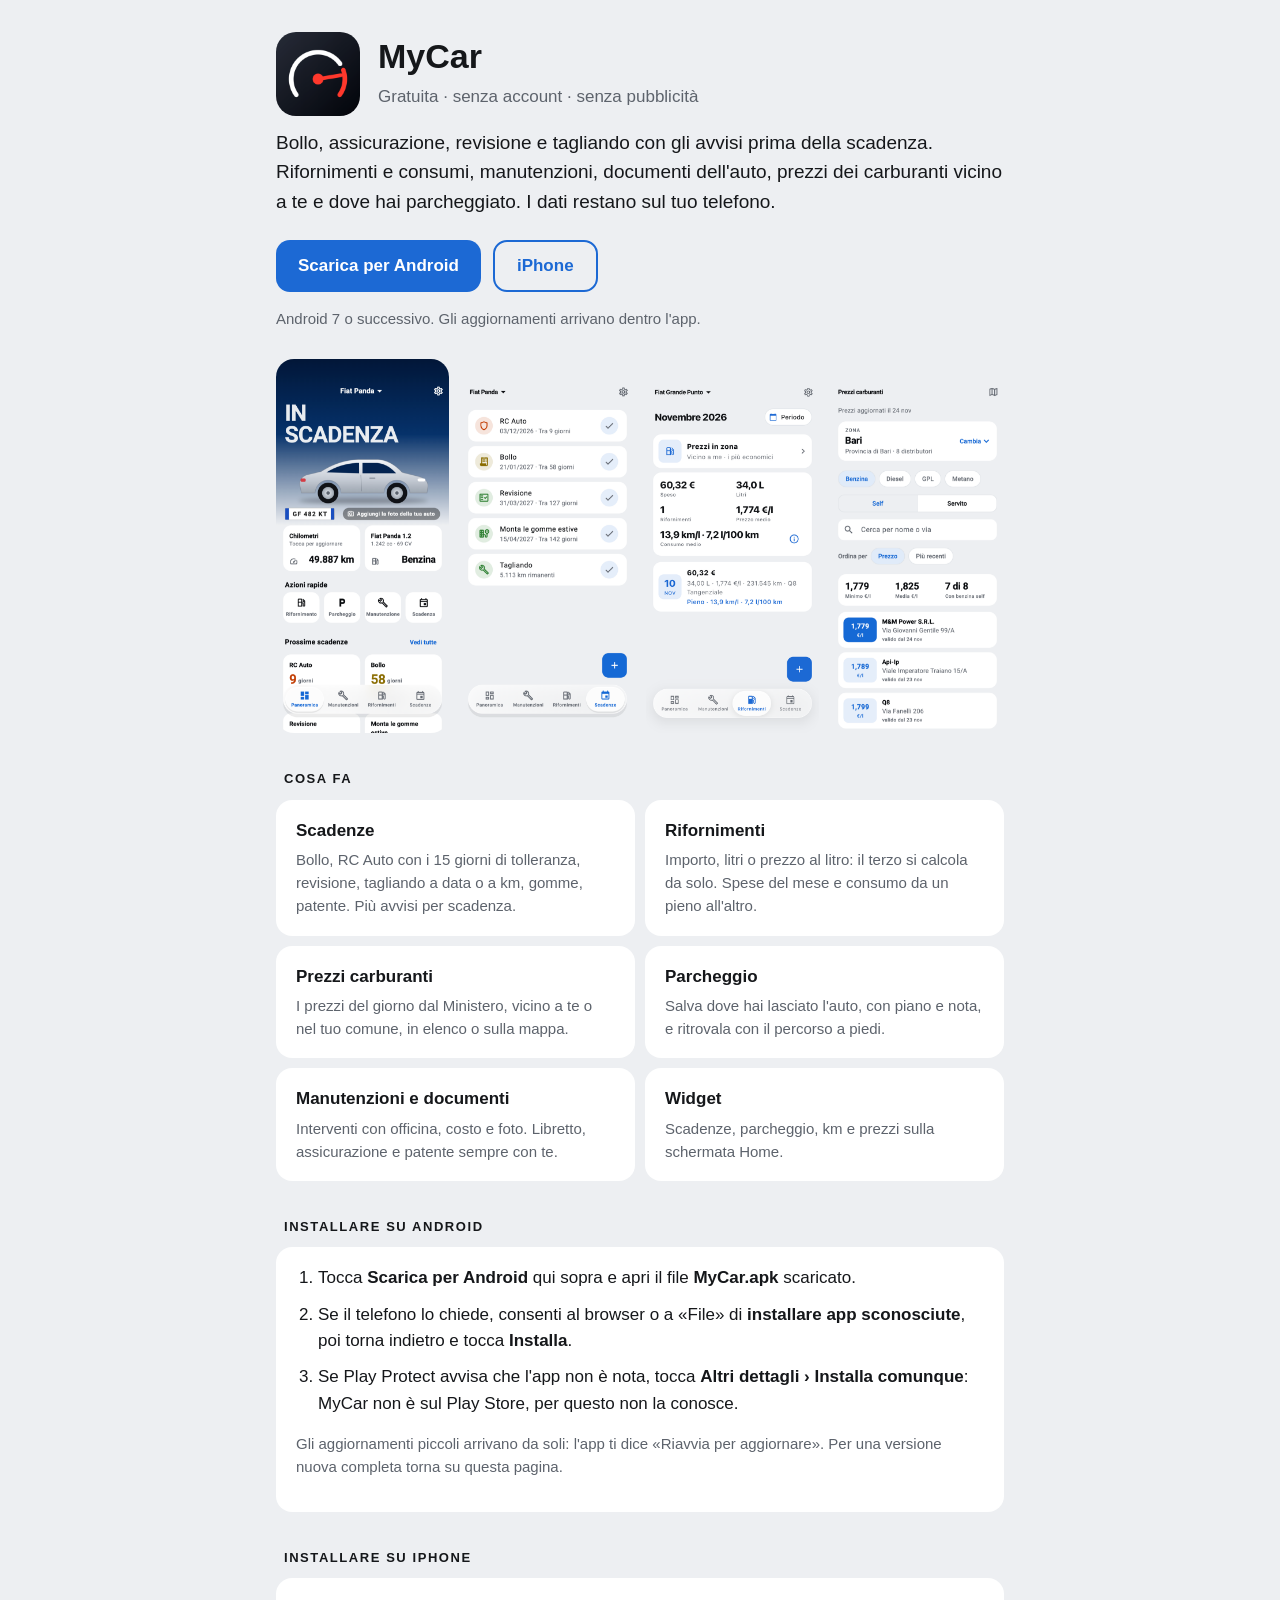
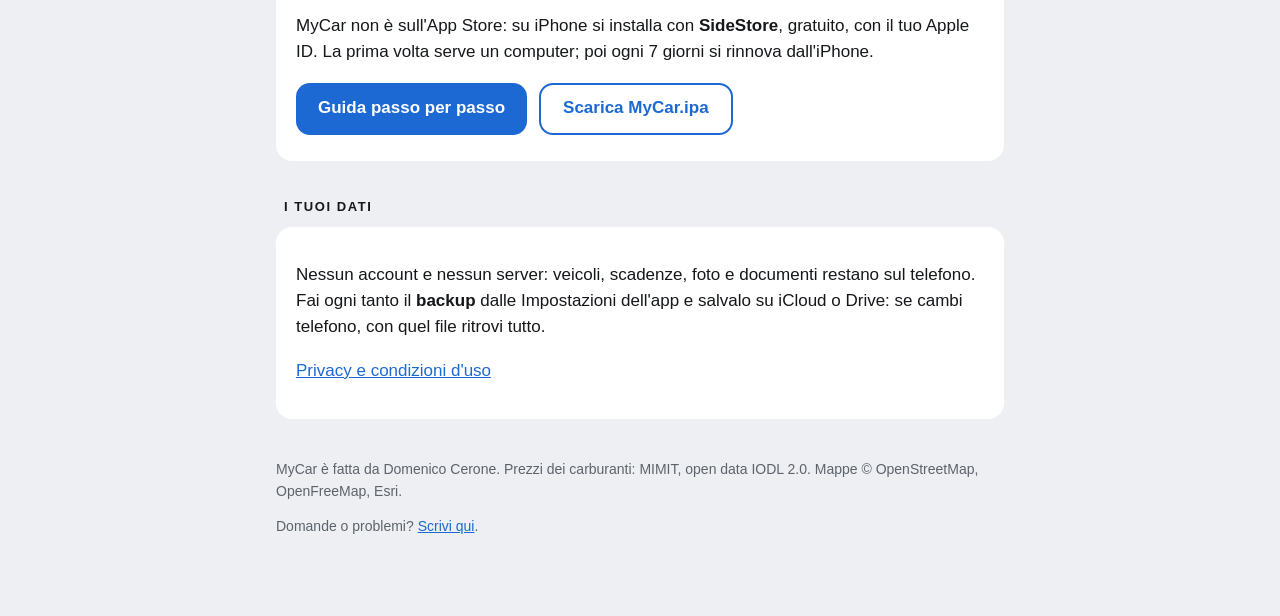
<file: index.html>
<!doctype html>
<html lang="it">
<head>
<meta charset="utf-8">
<meta name="viewport" content="width=device-width, initial-scale=1, viewport-fit=cover">
<title>MyCar</title>
<meta name="description" content="Scadenze, rifornimenti, manutenzioni e parcheggio della tua auto in un'app gratuita, senza account e senza pubblicità.">
<link rel="icon" href="icon.png">
<link rel="stylesheet" href="style.css">
</head>
<body>
<main class="wrap">
<div class="hero">
  <img src="icon.png" alt="">
  <div>
    <h1>MyCar</h1>
    <p class="muted">Gratuita · senza account · senza pubblicità</p>
  </div>
</div>
<p class="lead">Bollo, assicurazione, revisione e tagliando con gli avvisi prima della scadenza. Rifornimenti e consumi, manutenzioni, documenti dell'auto, prezzi dei carburanti vicino a te e dove hai parcheggiato. I dati restano sul tuo telefono.</p>

<div class="buttons">
  <a class="button" id="get-android" href="https://github.com/DomenicoCerone99/mycar-app/releases/latest/download/MyCar.apk">Scarica per Android</a>
  <a class="button outline" id="get-iphone" href="iphone.html">iPhone</a>
</div>
<p class="note" id="get-note">Android 7 o successivo. Gli aggiornamenti arrivano dentro l'app.</p>
<script>
  // From an iPhone or iPad: the iPhone way first, the APK second.
  (function () {
    var ua = navigator.userAgent;
    var ios = /iPhone|iPad|iPod/.test(ua) ||
      (/Macintosh/.test(ua) && navigator.maxTouchPoints > 1);
    if (!ios) return;
    var android = document.getElementById('get-android');
    var iphone = document.getElementById('get-iphone');
    iphone.textContent = 'Installa su iPhone';
    iphone.className = 'button';
    android.textContent = 'Android';
    android.className = 'button outline';
    iphone.parentNode.insertBefore(iphone, android);
    document.getElementById('get-note').textContent =
      "Su iPhone si installa con SideStore: il tasto apre la guida passo per passo.";
  })();
</script>

<div class="shots">
  <img src="shots/panoramica.png" alt="Panoramica dell'auto con km, scadenze e azioni rapide" width="600" height="1300">
  <img src="shots/scadenze.png" alt="Elenco delle scadenze con i giorni che mancano" width="600" height="1300">
  <img src="shots/rifornimenti.png" alt="Rifornimenti del mese con spesa, litri, prezzo medio e consumo" width="600" height="1300">
  <img src="shots/prezzi.png" alt="Distributori vicini con i prezzi del giorno" width="600" height="1300">
</div>

<h2>Cosa fa</h2>
<div class="features">
  <section class="card"><h3>Scadenze</h3><p>Bollo, RC Auto con i 15 giorni di tolleranza, revisione, tagliando a data o a km, gomme, patente. Più avvisi per scadenza.</p></section>
  <section class="card"><h3>Rifornimenti</h3><p>Importo, litri o prezzo al litro: il terzo si calcola da solo. Spese del mese e consumo da un pieno all'altro.</p></section>
  <section class="card"><h3>Prezzi carburanti</h3><p>I prezzi del giorno dal Ministero, vicino a te o nel tuo comune, in elenco o sulla mappa.</p></section>
  <section class="card"><h3>Parcheggio</h3><p>Salva dove hai lasciato l'auto, con piano e nota, e ritrovala con il percorso a piedi.</p></section>
  <section class="card"><h3>Manutenzioni e documenti</h3><p>Interventi con officina, costo e foto. Libretto, assicurazione e patente sempre con te.</p></section>
  <section class="card"><h3>Widget</h3><p>Scadenze, parcheggio, km e prezzi sulla schermata Home.</p></section>
</div>

<h2>Installare su Android</h2>
<section class="card">
<ol>
  <li>Tocca <strong>Scarica per Android</strong> qui sopra e apri il file <strong>MyCar.apk</strong> scaricato.</li>
  <li>Se il telefono lo chiede, consenti al browser o a «File» di <strong>installare app sconosciute</strong>, poi torna indietro e tocca <strong>Installa</strong>.</li>
  <li>Se Play Protect avvisa che l'app non è nota, tocca <strong>Altri dettagli › Installa comunque</strong>: MyCar non è sul Play Store, per questo non la conosce.</li>
</ol>
<p class="note">Gli aggiornamenti piccoli arrivano da soli: l'app ti dice «Riavvia per aggiornare». Per una versione nuova completa torna su questa pagina.</p>
</section>

<h2 id="iphone">Installare su iPhone</h2>
<section class="card">
<p>MyCar non è sull'App Store: su iPhone si installa con <strong>SideStore</strong>, gratuito, con il tuo Apple ID. La prima volta serve un computer; poi ogni 7 giorni si rinnova dall'iPhone.</p>
<div class="buttons">
  <a class="button" href="iphone.html">Guida passo per passo</a>
  <a class="button outline" href="https://github.com/DomenicoCerone99/mycar-app/releases/latest/download/MyCar.ipa">Scarica MyCar.ipa</a>
</div>
</section>

<h2>I tuoi dati</h2>
<section class="card">
<p>Nessun account e nessun server: veicoli, scadenze, foto e documenti restano sul telefono. Fai ogni tanto il <strong>backup</strong> dalle Impostazioni dell'app e salvalo su iCloud o Drive: se cambi telefono, con quel file ritrovi tutto.</p>
<p><a href="privacy.html">Privacy e condizioni d'uso</a></p>
</section>

<footer>
  <p>MyCar è fatta da Domenico Cerone. Prezzi dei carburanti: MIMIT, open data IODL 2.0. Mappe © OpenStreetMap, OpenFreeMap, Esri.</p>
  <p>Domande o problemi? <a href="https://github.com/DomenicoCerone99/mycar-app/issues">Scrivi qui</a>.</p>
</footer>
</main>
</body>
</html>
</file>
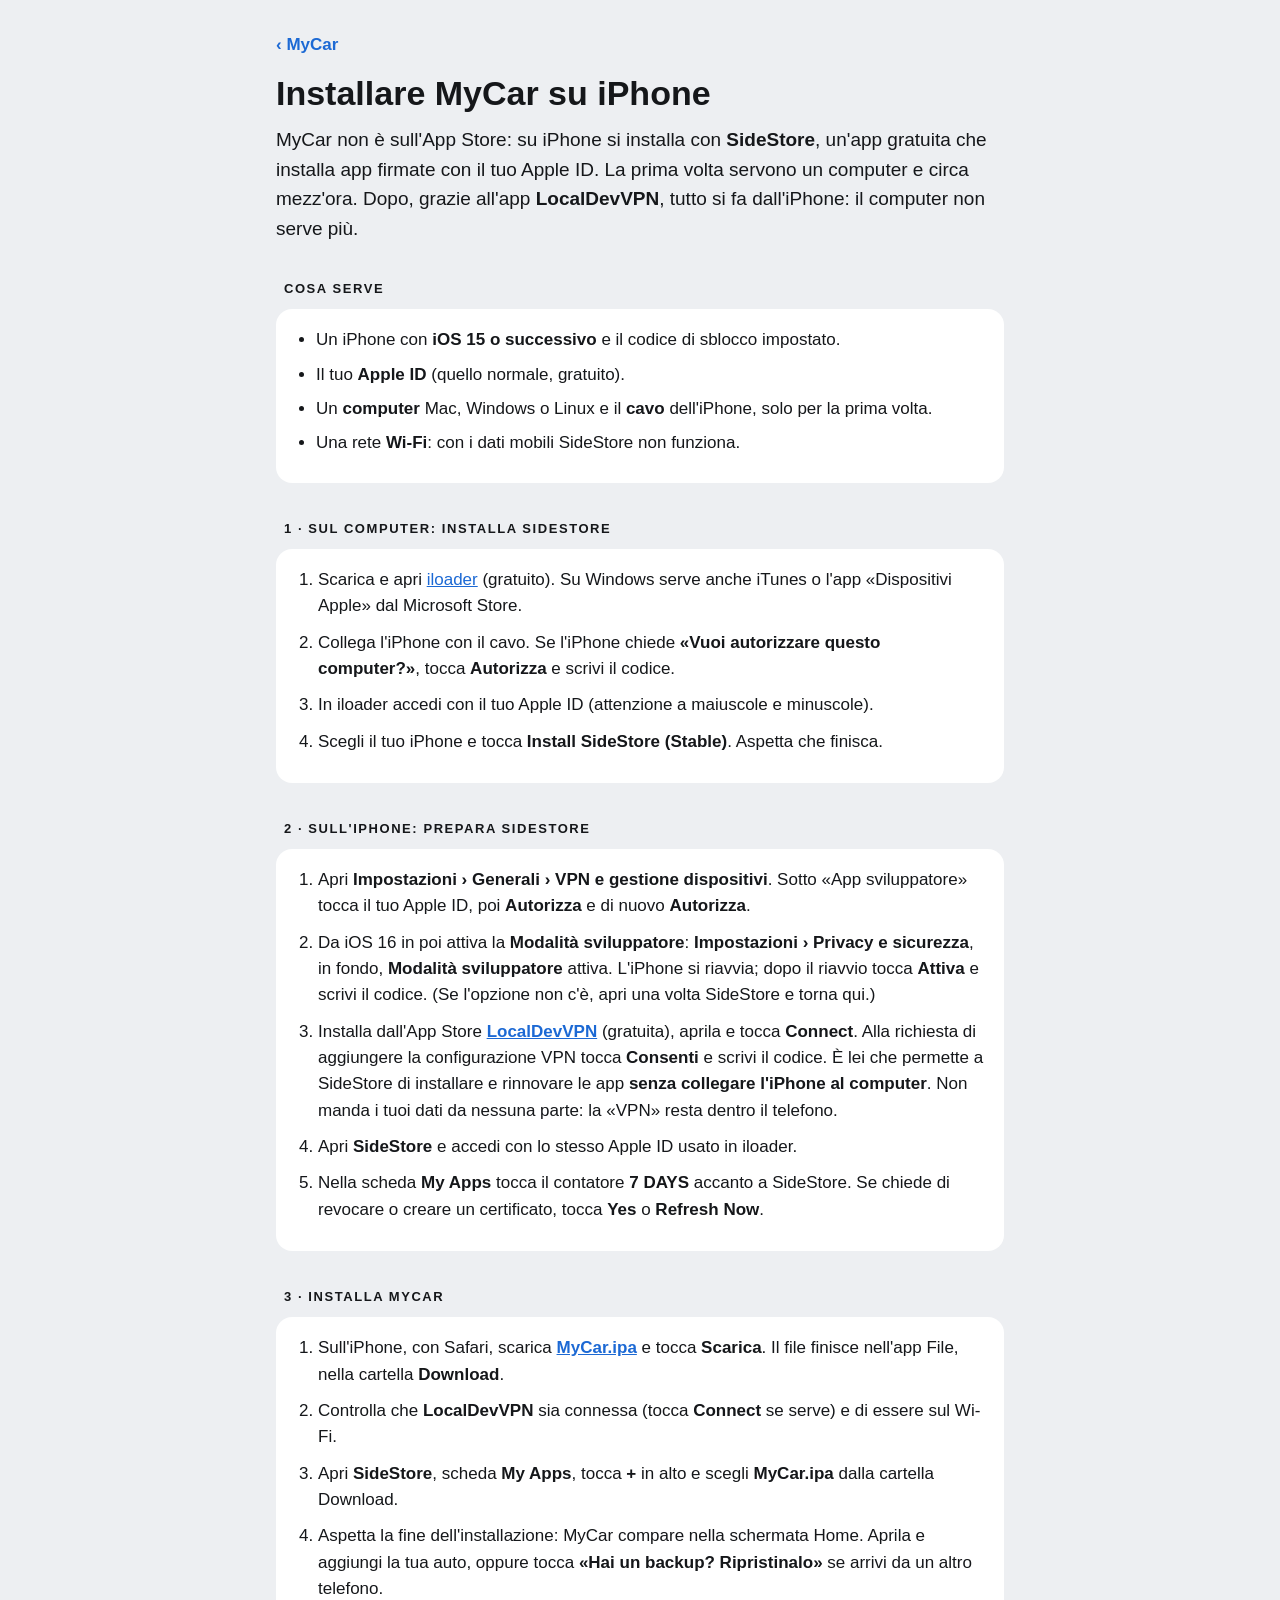
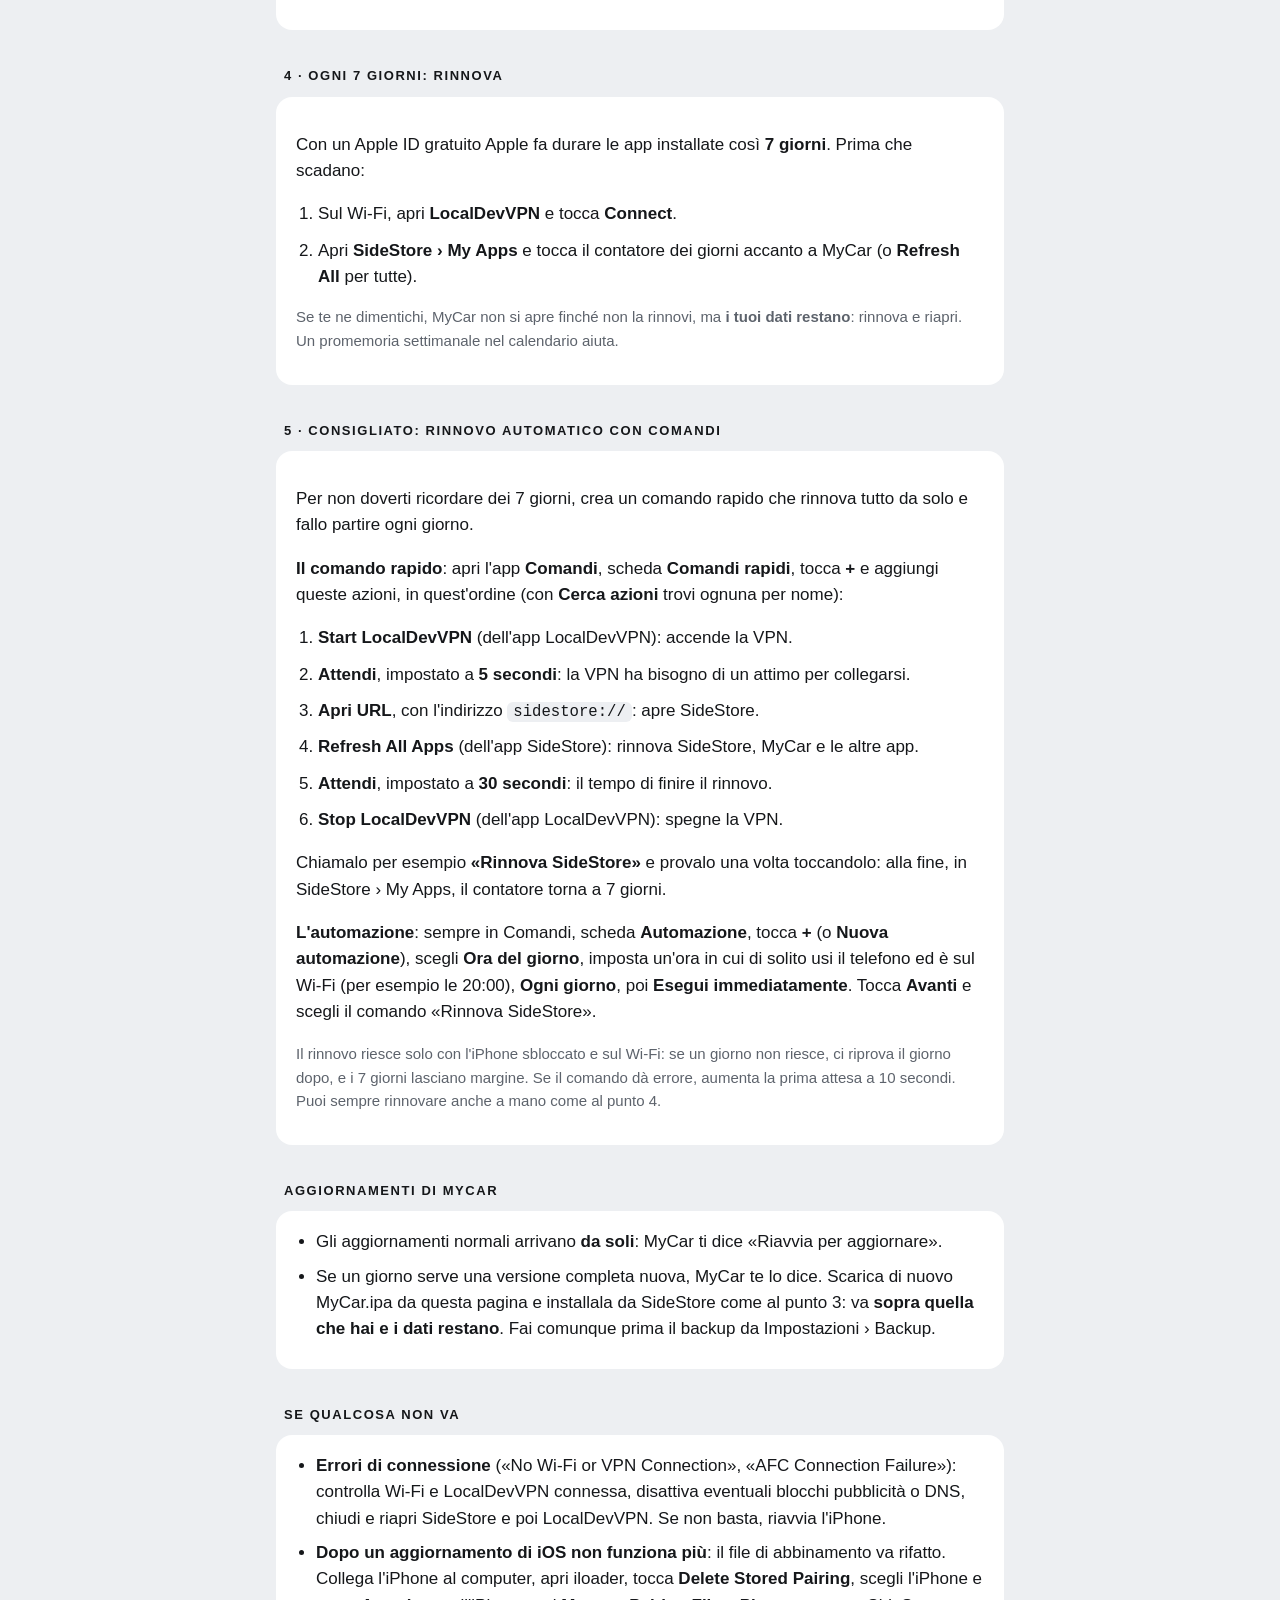
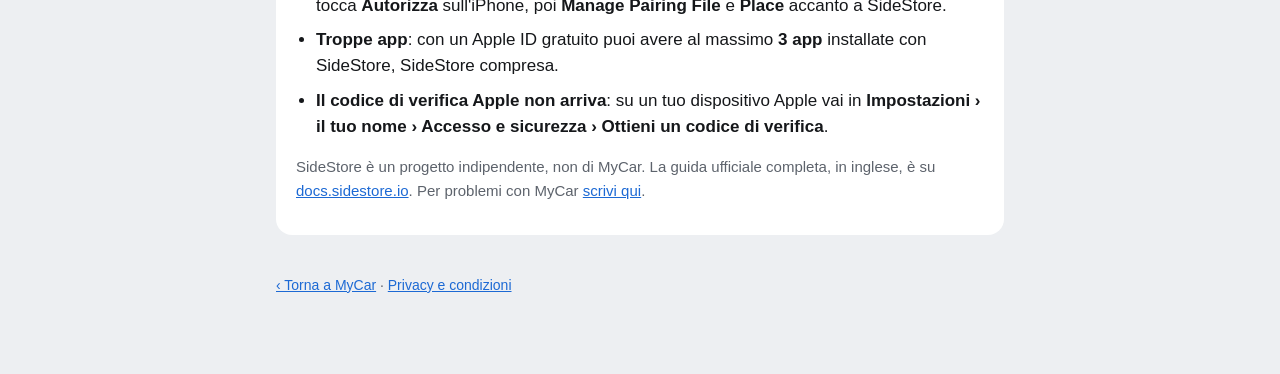
<file: iphone.html>
<!doctype html>
<html lang="it">
<head>
<meta charset="utf-8">
<meta name="viewport" content="width=device-width, initial-scale=1, viewport-fit=cover">
<title>MyCar · Installare su iPhone</title>
<meta name="description" content="Come installare MyCar su iPhone con SideStore, passo per passo.">
<link rel="icon" href="icon.png">
<link rel="stylesheet" href="style.css">
</head>
<body>
<main class="wrap">
<p class="back"><a href="./">‹ MyCar</a></p>
<h1>Installare MyCar su iPhone</h1>
<p class="lead">MyCar non è sull'App Store: su iPhone si installa con <strong>SideStore</strong>, un'app gratuita che installa app firmate con il tuo Apple ID. La prima volta servono un computer e circa mezz'ora. Dopo, grazie all'app <strong>LocalDevVPN</strong>, tutto si fa dall'iPhone: il computer non serve più.</p>

<h2>Cosa serve</h2>
<section class="card">
<ul>
  <li>Un iPhone con <strong>iOS 15 o successivo</strong> e il codice di sblocco impostato.</li>
  <li>Il tuo <strong>Apple ID</strong> (quello normale, gratuito).</li>
  <li>Un <strong>computer</strong> Mac, Windows o Linux e il <strong>cavo</strong> dell'iPhone, solo per la prima volta.</li>
  <li>Una rete <strong>Wi-Fi</strong>: con i dati mobili SideStore non funziona.</li>
</ul>
</section>

<h2>1 · Sul computer: installa SideStore</h2>
<section class="card">
<ol>
  <li>Scarica e apri <a href="https://iloader.app">iloader</a> (gratuito). Su Windows serve anche iTunes o l'app «Dispositivi Apple» dal Microsoft Store.</li>
  <li>Collega l'iPhone con il cavo. Se l'iPhone chiede <strong>«Vuoi autorizzare questo computer?»</strong>, tocca <strong>Autorizza</strong> e scrivi il codice.</li>
  <li>In iloader accedi con il tuo Apple ID (attenzione a maiuscole e minuscole).</li>
  <li>Scegli il tuo iPhone e tocca <strong>Install SideStore (Stable)</strong>. Aspetta che finisca.</li>
</ol>
</section>

<h2>2 · Sull'iPhone: prepara SideStore</h2>
<section class="card">
<ol>
  <li>Apri <strong>Impostazioni › Generali › VPN e gestione dispositivi</strong>. Sotto «App sviluppatore» tocca il tuo Apple ID, poi <strong>Autorizza</strong> e di nuovo <strong>Autorizza</strong>.</li>
  <li>Da iOS 16 in poi attiva la <strong>Modalità sviluppatore</strong>: <strong>Impostazioni › Privacy e sicurezza</strong>, in fondo, <strong>Modalità sviluppatore</strong> attiva. L'iPhone si riavvia; dopo il riavvio tocca <strong>Attiva</strong> e scrivi il codice. (Se l'opzione non c'è, apri una volta SideStore e torna qui.)</li>
  <li>Installa dall'App Store <a href="https://apps.apple.com/app/localdevvpn/id6755608044"><strong>LocalDevVPN</strong></a> (gratuita), aprila e tocca <strong>Connect</strong>. Alla richiesta di aggiungere la configurazione VPN tocca <strong>Consenti</strong> e scrivi il codice. È lei che permette a SideStore di installare e rinnovare le app <strong>senza collegare l'iPhone al computer</strong>. Non manda i tuoi dati da nessuna parte: la «VPN» resta dentro il telefono.</li>
  <li>Apri <strong>SideStore</strong> e accedi con lo stesso Apple ID usato in iloader.</li>
  <li>Nella scheda <strong>My Apps</strong> tocca il contatore <strong>7 DAYS</strong> accanto a SideStore. Se chiede di revocare o creare un certificato, tocca <strong>Yes</strong> o <strong>Refresh Now</strong>.</li>
</ol>
</section>

<h2>3 · Installa MyCar</h2>
<section class="card">
<ol>
  <li>Sull'iPhone, con Safari, scarica <a href="https://github.com/DomenicoCerone99/mycar-app/releases/latest/download/MyCar.ipa"><strong>MyCar.ipa</strong></a> e tocca <strong>Scarica</strong>. Il file finisce nell'app File, nella cartella <strong>Download</strong>.</li>
  <li>Controlla che <strong>LocalDevVPN</strong> sia connessa (tocca <strong>Connect</strong> se serve) e di essere sul Wi-Fi.</li>
  <li>Apri <strong>SideStore</strong>, scheda <strong>My Apps</strong>, tocca <strong>+</strong> in alto e scegli <strong>MyCar.ipa</strong> dalla cartella Download.</li>
  <li>Aspetta la fine dell'installazione: MyCar compare nella schermata Home. Aprila e aggiungi la tua auto, oppure tocca <strong>«Hai un backup? Ripristinalo»</strong> se arrivi da un altro telefono.</li>
</ol>
</section>

<h2>4 · Ogni 7 giorni: rinnova</h2>
<section class="card">
<p>Con un Apple ID gratuito Apple fa durare le app installate così <strong>7 giorni</strong>. Prima che scadano:</p>
<ol>
  <li>Sul Wi-Fi, apri <strong>LocalDevVPN</strong> e tocca <strong>Connect</strong>.</li>
  <li>Apri <strong>SideStore › My Apps</strong> e tocca il contatore dei giorni accanto a MyCar (o <strong>Refresh All</strong> per tutte).</li>
</ol>
<p class="note">Se te ne dimentichi, MyCar non si apre finché non la rinnovi, ma <strong>i tuoi dati restano</strong>: rinnova e riapri. Un promemoria settimanale nel calendario aiuta.</p>
</section>

<h2>5 · Consigliato: rinnovo automatico con Comandi</h2>
<section class="card">
<p>Per non doverti ricordare dei 7 giorni, crea un comando rapido che rinnova tutto da solo e fallo partire ogni giorno.</p>
<p><strong>Il comando rapido</strong>: apri l'app <strong>Comandi</strong>, scheda <strong>Comandi rapidi</strong>, tocca <strong>+</strong> e aggiungi queste azioni, in quest'ordine (con <strong>Cerca azioni</strong> trovi ognuna per nome):</p>
<ol>
  <li><strong>Start LocalDevVPN</strong> (dell'app LocalDevVPN): accende la VPN.</li>
  <li><strong>Attendi</strong>, impostato a <strong>5 secondi</strong>: la VPN ha bisogno di un attimo per collegarsi.</li>
  <li><strong>Apri URL</strong>, con l'indirizzo <code>sidestore://</code>: apre SideStore.</li>
  <li><strong>Refresh All Apps</strong> (dell'app SideStore): rinnova SideStore, MyCar e le altre app.</li>
  <li><strong>Attendi</strong>, impostato a <strong>30 secondi</strong>: il tempo di finire il rinnovo.</li>
  <li><strong>Stop LocalDevVPN</strong> (dell'app LocalDevVPN): spegne la VPN.</li>
</ol>
<p>Chiamalo per esempio <strong>«Rinnova SideStore»</strong> e provalo una volta toccandolo: alla fine, in SideStore › My Apps, il contatore torna a 7 giorni.</p>
<p><strong>L'automazione</strong>: sempre in Comandi, scheda <strong>Automazione</strong>, tocca <strong>+</strong> (o <strong>Nuova automazione</strong>), scegli <strong>Ora del giorno</strong>, imposta un'ora in cui di solito usi il telefono ed è sul Wi-Fi (per esempio le 20:00), <strong>Ogni giorno</strong>, poi <strong>Esegui immediatamente</strong>. Tocca <strong>Avanti</strong> e scegli il comando «Rinnova SideStore».</p>
<p class="note">Il rinnovo riesce solo con l'iPhone sbloccato e sul Wi-Fi: se un giorno non riesce, ci riprova il giorno dopo, e i 7 giorni lasciano margine. Se il comando dà errore, aumenta la prima attesa a 10 secondi. Puoi sempre rinnovare anche a mano come al punto 4.</p>
</section>

<h2>Aggiornamenti di MyCar</h2>
<section class="card">
<ul>
  <li>Gli aggiornamenti normali arrivano <strong>da soli</strong>: MyCar ti dice «Riavvia per aggiornare».</li>
  <li>Se un giorno serve una versione completa nuova, MyCar te lo dice. Scarica di nuovo MyCar.ipa da questa pagina e installala da SideStore come al punto 3: va <strong>sopra quella che hai e i dati restano</strong>. Fai comunque prima il backup da Impostazioni › Backup.</li>
</ul>
</section>

<h2>Se qualcosa non va</h2>
<section class="card">
<ul>
  <li><strong>Errori di connessione</strong> («No Wi-Fi or VPN Connection», «AFC Connection Failure»): controlla Wi-Fi e LocalDevVPN connessa, disattiva eventuali blocchi pubblicità o DNS, chiudi e riapri SideStore e poi LocalDevVPN. Se non basta, riavvia l'iPhone.</li>
  <li><strong>Dopo un aggiornamento di iOS non funziona più</strong>: il file di abbinamento va rifatto. Collega l'iPhone al computer, apri iloader, tocca <strong>Delete Stored Pairing</strong>, scegli l'iPhone e tocca <strong>Autorizza</strong> sull'iPhone, poi <strong>Manage Pairing File</strong> e <strong>Place</strong> accanto a SideStore.</li>
  <li><strong>Troppe app</strong>: con un Apple ID gratuito puoi avere al massimo <strong>3 app</strong> installate con SideStore, SideStore compresa.</li>
  <li><strong>Il codice di verifica Apple non arriva</strong>: su un tuo dispositivo Apple vai in <strong>Impostazioni › il tuo nome › Accesso e sicurezza › Ottieni un codice di verifica</strong>.</li>
</ul>
<p class="note">SideStore è un progetto indipendente, non di MyCar. La guida ufficiale completa, in inglese, è su <a href="https://docs.sidestore.io/docs/installation/prerequisites">docs.sidestore.io</a>. Per problemi con MyCar <a href="https://github.com/DomenicoCerone99/mycar-app/issues">scrivi qui</a>.</p>
</section>

<footer>
  <p><a href="./">‹ Torna a MyCar</a> · <a href="privacy.html">Privacy e condizioni</a></p>
</footer>
</main>
</body>
</html>
</file>
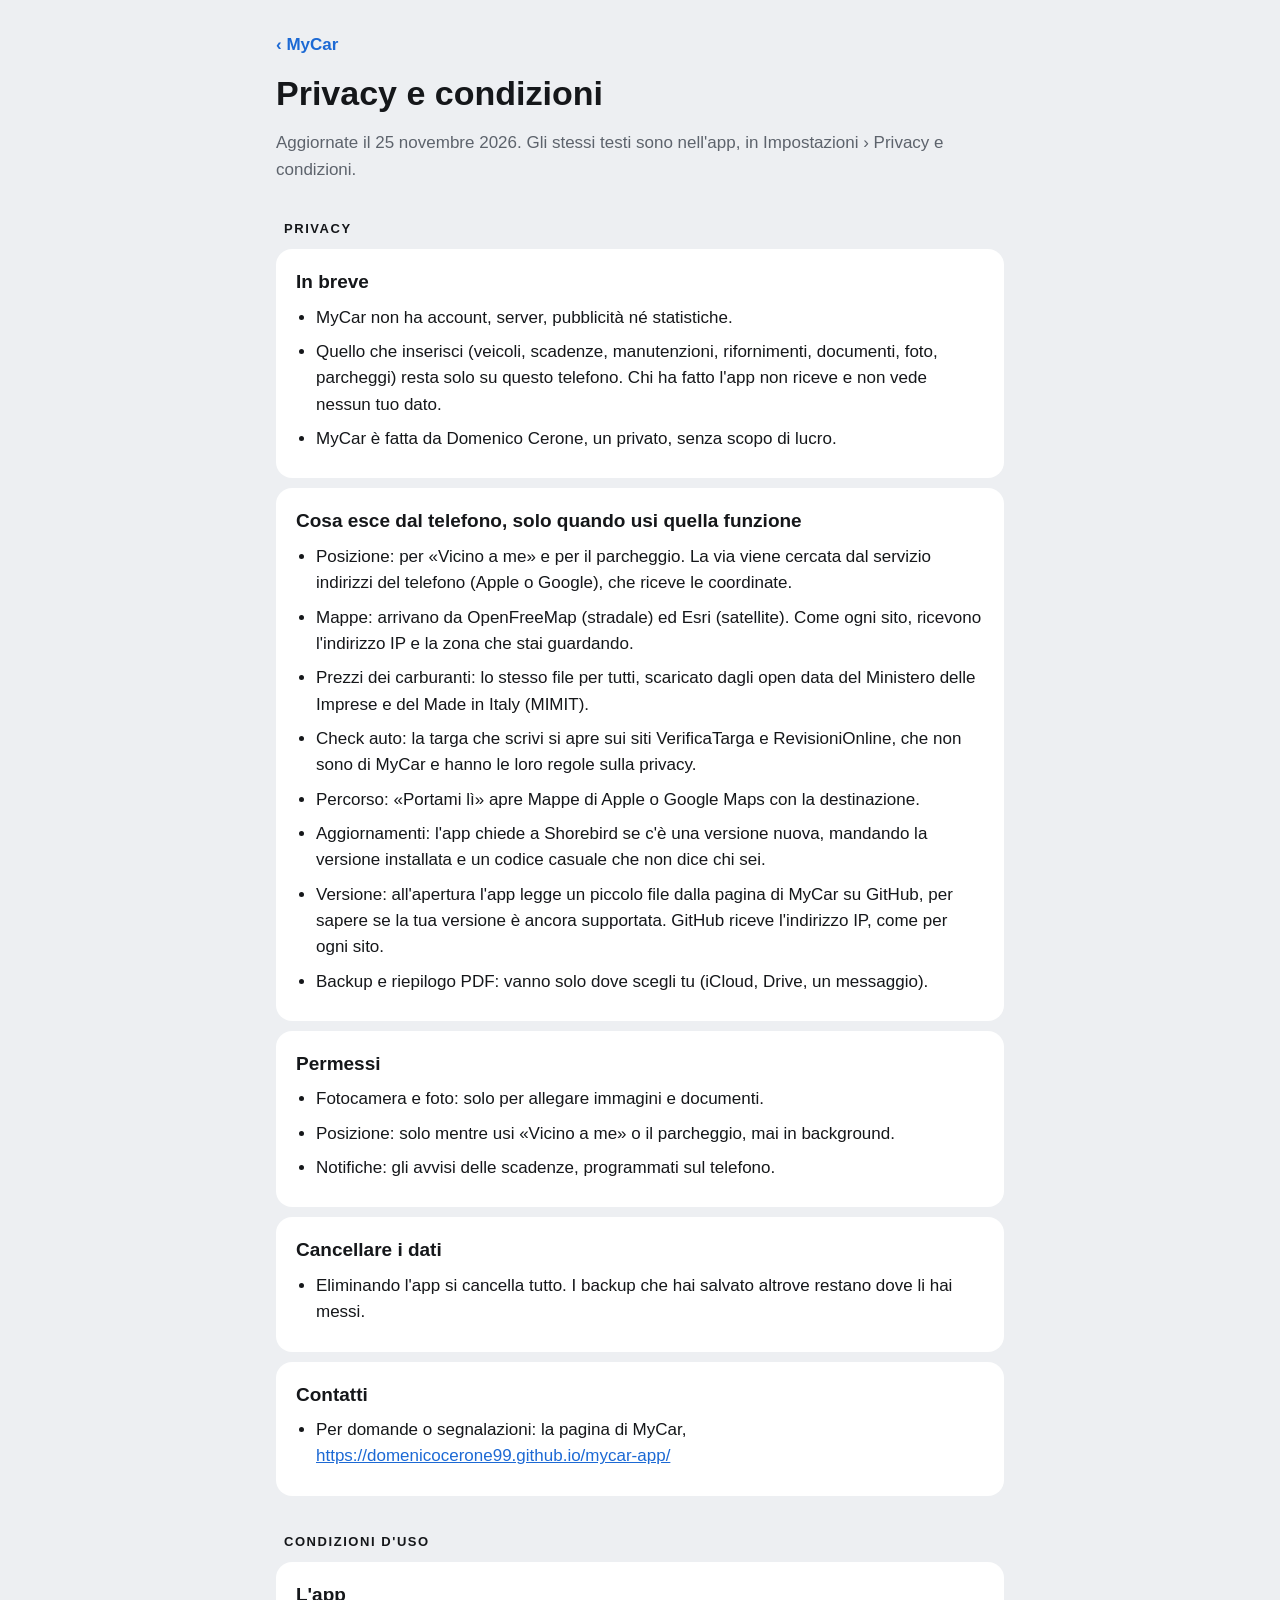
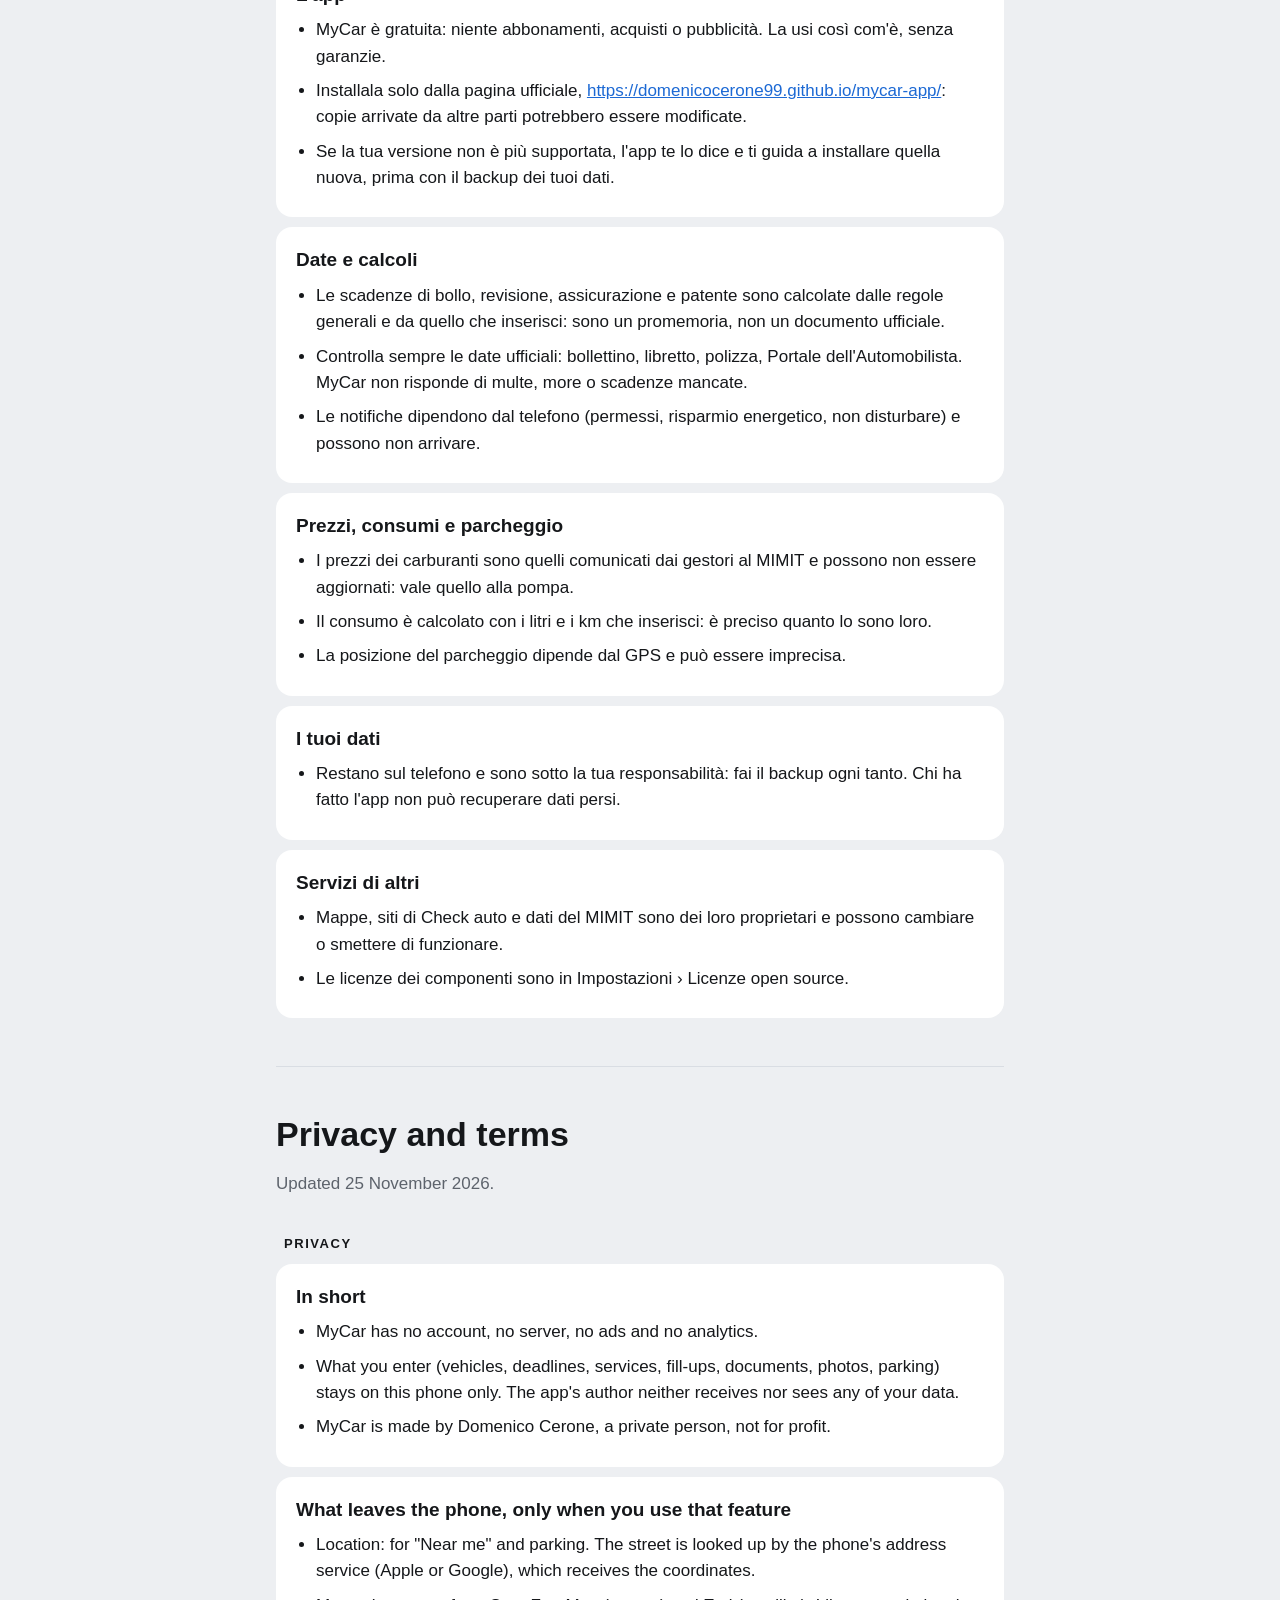
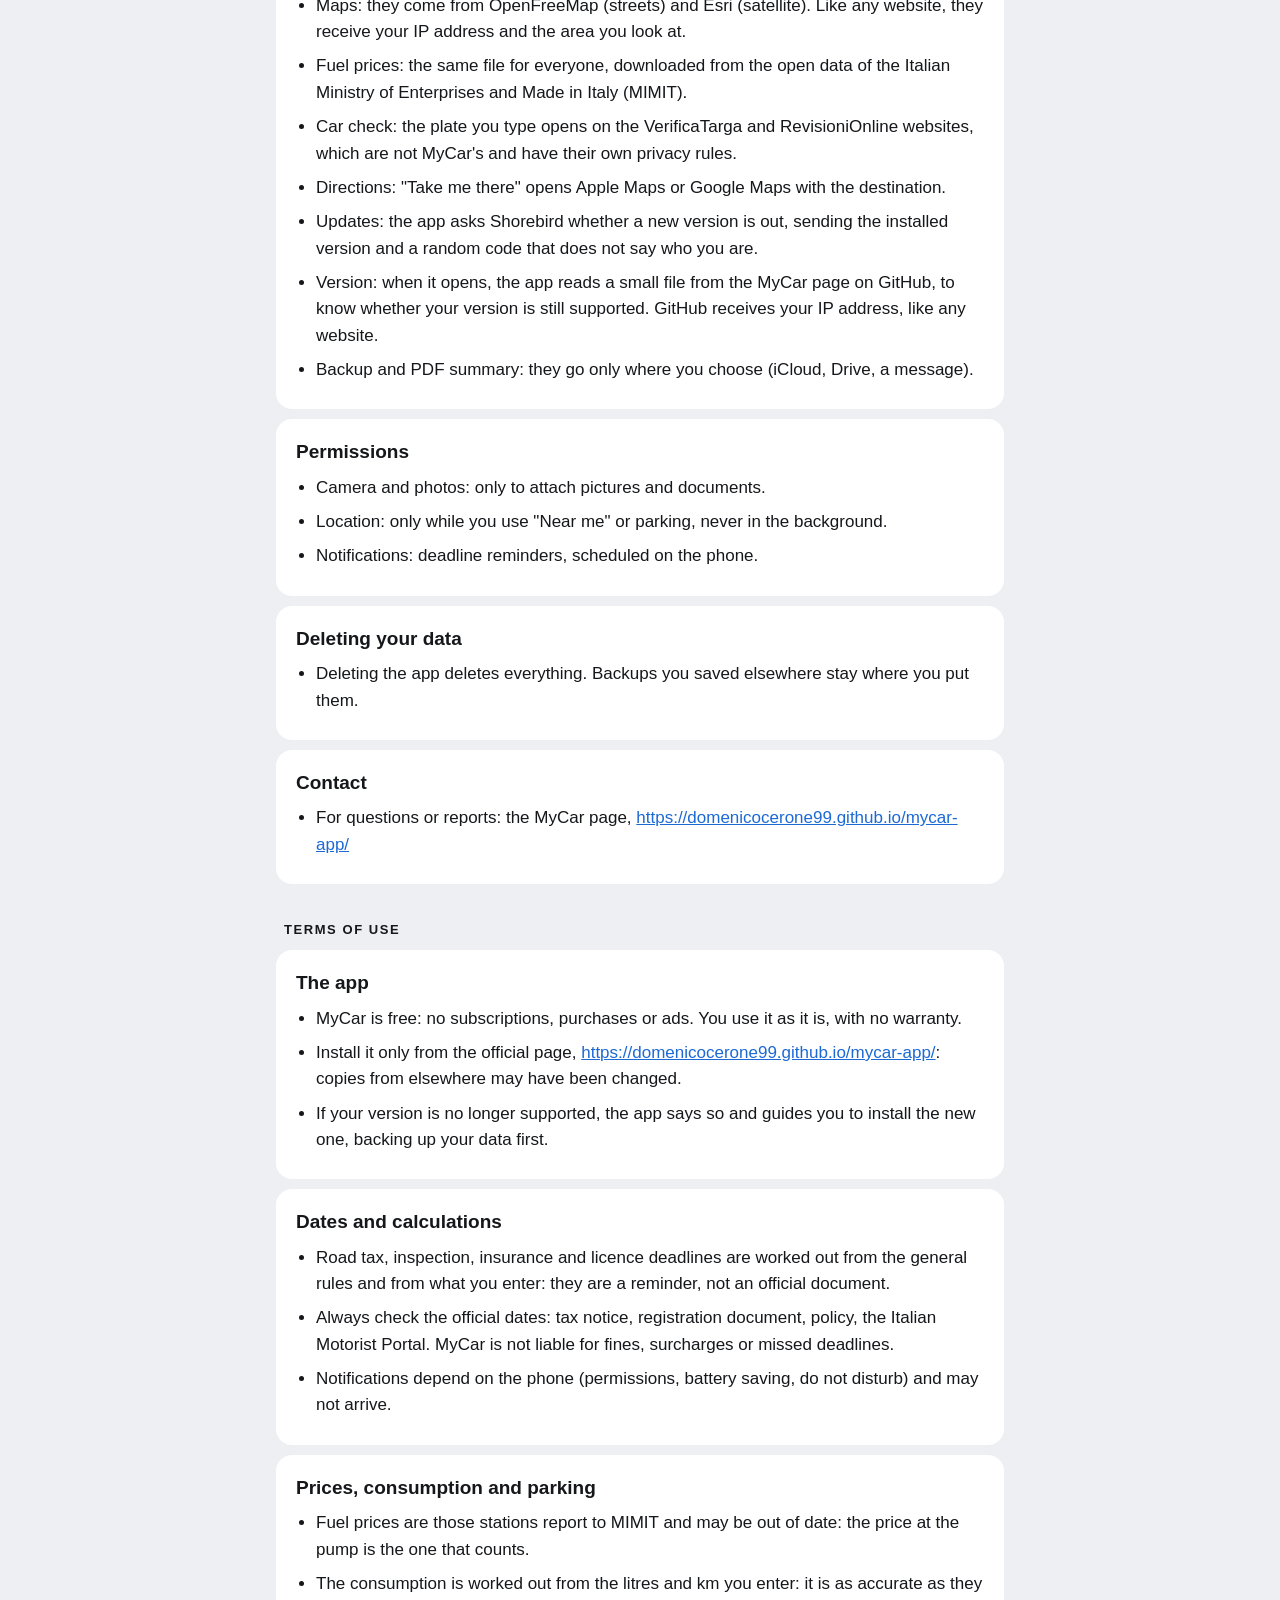
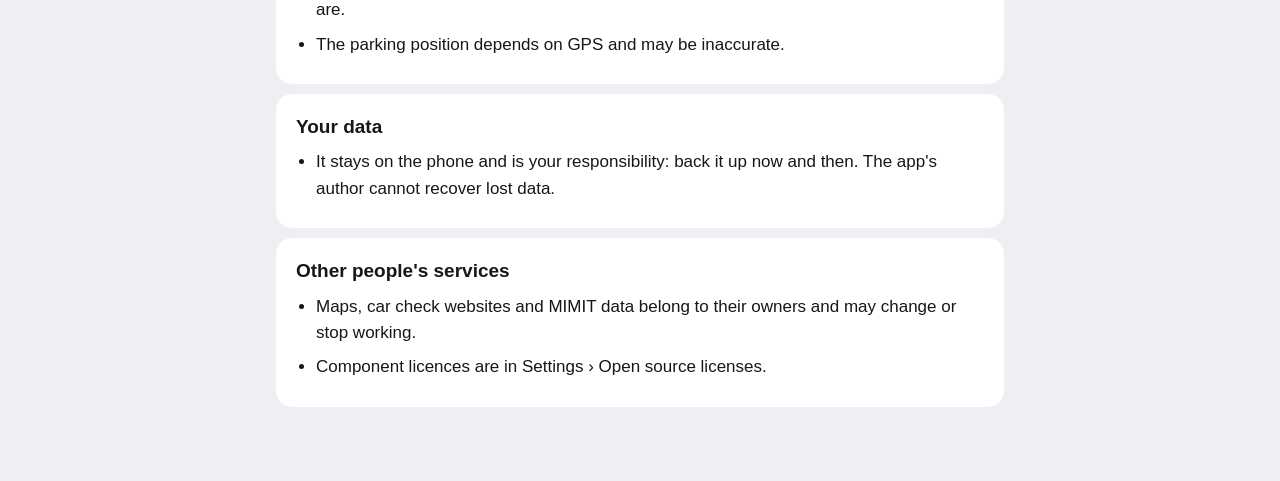
<file: privacy.html>
<!doctype html>
<html lang="it">
<head>
<meta charset="utf-8">
<meta name="viewport" content="width=device-width, initial-scale=1, viewport-fit=cover">
<title>MyCar · Privacy e condizioni</title>
<link rel="icon" href="icon.png">
<link rel="stylesheet" href="style.css">
</head>
<body>
<main class="wrap">
<p class="back"><a href="./">‹ MyCar</a></p>
<h1>Privacy e condizioni</h1>
<p class="muted">Aggiornate il 25 novembre 2026. Gli stessi testi sono nell'app, in Impostazioni › Privacy e condizioni.</p>
<h2>Privacy</h2>
<section class="card"><h3>In breve</h3><ul><li>MyCar non ha account, server, pubblicità né statistiche.</li><li>Quello che inserisci (veicoli, scadenze, manutenzioni, rifornimenti, documenti, foto, parcheggi) resta solo su questo telefono. Chi ha fatto l'app non riceve e non vede nessun tuo dato.</li><li>MyCar è fatta da Domenico Cerone, un privato, senza scopo di lucro.</li></ul></section>
<section class="card"><h3>Cosa esce dal telefono, solo quando usi quella funzione</h3><ul><li>Posizione: per «Vicino a me» e per il parcheggio. La via viene cercata dal servizio indirizzi del telefono (Apple o Google), che riceve le coordinate.</li><li>Mappe: arrivano da OpenFreeMap (stradale) ed Esri (satellite). Come ogni sito, ricevono l'indirizzo IP e la zona che stai guardando.</li><li>Prezzi dei carburanti: lo stesso file per tutti, scaricato dagli open data del Ministero delle Imprese e del Made in Italy (MIMIT).</li><li>Check auto: la targa che scrivi si apre sui siti VerificaTarga e RevisioniOnline, che non sono di MyCar e hanno le loro regole sulla privacy.</li><li>Percorso: «Portami lì» apre Mappe di Apple o Google Maps con la destinazione.</li><li>Aggiornamenti: l'app chiede a Shorebird se c'è una versione nuova, mandando la versione installata e un codice casuale che non dice chi sei.</li><li>Versione: all'apertura l'app legge un piccolo file dalla pagina di MyCar su GitHub, per sapere se la tua versione è ancora supportata. GitHub riceve l'indirizzo IP, come per ogni sito.</li><li>Backup e riepilogo PDF: vanno solo dove scegli tu (iCloud, Drive, un messaggio).</li></ul></section>
<section class="card"><h3>Permessi</h3><ul><li>Fotocamera e foto: solo per allegare immagini e documenti.</li><li>Posizione: solo mentre usi «Vicino a me» o il parcheggio, mai in background.</li><li>Notifiche: gli avvisi delle scadenze, programmati sul telefono.</li></ul></section>
<section class="card"><h3>Cancellare i dati</h3><ul><li>Eliminando l'app si cancella tutto. I backup che hai salvato altrove restano dove li hai messi.</li></ul></section>
<section class="card"><h3>Contatti</h3><ul><li>Per domande o segnalazioni: la pagina di MyCar, <a href="https://domenicocerone99.github.io/mycar-app/">https://domenicocerone99.github.io/mycar-app/</a></li></ul></section>
<h2>Condizioni d'uso</h2>
<section class="card"><h3>L'app</h3><ul><li>MyCar è gratuita: niente abbonamenti, acquisti o pubblicità. La usi così com'è, senza garanzie.</li><li>Installala solo dalla pagina ufficiale, <a href="https://domenicocerone99.github.io/mycar-app/">https://domenicocerone99.github.io/mycar-app/</a>: copie arrivate da altre parti potrebbero essere modificate.</li><li>Se la tua versione non è più supportata, l'app te lo dice e ti guida a installare quella nuova, prima con il backup dei tuoi dati.</li></ul></section>
<section class="card"><h3>Date e calcoli</h3><ul><li>Le scadenze di bollo, revisione, assicurazione e patente sono calcolate dalle regole generali e da quello che inserisci: sono un promemoria, non un documento ufficiale.</li><li>Controlla sempre le date ufficiali: bollettino, libretto, polizza, Portale dell'Automobilista. MyCar non risponde di multe, more o scadenze mancate.</li><li>Le notifiche dipendono dal telefono (permessi, risparmio energetico, non disturbare) e possono non arrivare.</li></ul></section>
<section class="card"><h3>Prezzi, consumi e parcheggio</h3><ul><li>I prezzi dei carburanti sono quelli comunicati dai gestori al MIMIT e possono non essere aggiornati: vale quello alla pompa.</li><li>Il consumo è calcolato con i litri e i km che inserisci: è preciso quanto lo sono loro.</li><li>La posizione del parcheggio dipende dal GPS e può essere imprecisa.</li></ul></section>
<section class="card"><h3>I tuoi dati</h3><ul><li>Restano sul telefono e sono sotto la tua responsabilità: fai il backup ogni tanto. Chi ha fatto l'app non può recuperare dati persi.</li></ul></section>
<section class="card"><h3>Servizi di altri</h3><ul><li>Mappe, siti di Check auto e dati del MIMIT sono dei loro proprietari e possono cambiare o smettere di funzionare.</li><li>Le licenze dei componenti sono in Impostazioni › Licenze open source.</li></ul></section>
<hr>
<div lang="en">
<h1>Privacy and terms</h1>
<p class="muted">Updated 25 November 2026.</p>
<h2>Privacy</h2>
<section class="card"><h3>In short</h3><ul><li>MyCar has no account, no server, no ads and no analytics.</li><li>What you enter (vehicles, deadlines, services, fill-ups, documents, photos, parking) stays on this phone only. The app's author neither receives nor sees any of your data.</li><li>MyCar is made by Domenico Cerone, a private person, not for profit.</li></ul></section>
<section class="card"><h3>What leaves the phone, only when you use that feature</h3><ul><li>Location: for "Near me" and parking. The street is looked up by the phone's address service (Apple or Google), which receives the coordinates.</li><li>Maps: they come from OpenFreeMap (streets) and Esri (satellite). Like any website, they receive your IP address and the area you look at.</li><li>Fuel prices: the same file for everyone, downloaded from the open data of the Italian Ministry of Enterprises and Made in Italy (MIMIT).</li><li>Car check: the plate you type opens on the VerificaTarga and RevisioniOnline websites, which are not MyCar's and have their own privacy rules.</li><li>Directions: "Take me there" opens Apple Maps or Google Maps with the destination.</li><li>Updates: the app asks Shorebird whether a new version is out, sending the installed version and a random code that does not say who you are.</li><li>Version: when it opens, the app reads a small file from the MyCar page on GitHub, to know whether your version is still supported. GitHub receives your IP address, like any website.</li><li>Backup and PDF summary: they go only where you choose (iCloud, Drive, a message).</li></ul></section>
<section class="card"><h3>Permissions</h3><ul><li>Camera and photos: only to attach pictures and documents.</li><li>Location: only while you use "Near me" or parking, never in the background.</li><li>Notifications: deadline reminders, scheduled on the phone.</li></ul></section>
<section class="card"><h3>Deleting your data</h3><ul><li>Deleting the app deletes everything. Backups you saved elsewhere stay where you put them.</li></ul></section>
<section class="card"><h3>Contact</h3><ul><li>For questions or reports: the MyCar page, <a href="https://domenicocerone99.github.io/mycar-app/">https://domenicocerone99.github.io/mycar-app/</a></li></ul></section>
<h2>Terms of use</h2>
<section class="card"><h3>The app</h3><ul><li>MyCar is free: no subscriptions, purchases or ads. You use it as it is, with no warranty.</li><li>Install it only from the official page, <a href="https://domenicocerone99.github.io/mycar-app/">https://domenicocerone99.github.io/mycar-app/</a>: copies from elsewhere may have been changed.</li><li>If your version is no longer supported, the app says so and guides you to install the new one, backing up your data first.</li></ul></section>
<section class="card"><h3>Dates and calculations</h3><ul><li>Road tax, inspection, insurance and licence deadlines are worked out from the general rules and from what you enter: they are a reminder, not an official document.</li><li>Always check the official dates: tax notice, registration document, policy, the Italian Motorist Portal. MyCar is not liable for fines, surcharges or missed deadlines.</li><li>Notifications depend on the phone (permissions, battery saving, do not disturb) and may not arrive.</li></ul></section>
<section class="card"><h3>Prices, consumption and parking</h3><ul><li>Fuel prices are those stations report to MIMIT and may be out of date: the price at the pump is the one that counts.</li><li>The consumption is worked out from the litres and km you enter: it is as accurate as they are.</li><li>The parking position depends on GPS and may be inaccurate.</li></ul></section>
<section class="card"><h3>Your data</h3><ul><li>It stays on the phone and is your responsibility: back it up now and then. The app's author cannot recover lost data.</li></ul></section>
<section class="card"><h3>Other people's services</h3><ul><li>Maps, car check websites and MIMIT data belong to their owners and may change or stop working.</li><li>Component licences are in Settings › Open source licenses.</li></ul></section>
</div>
</main>
</body>
</html>
</file>
<file: style.css>
/* MyCar's download page: the app's own colours, the phone's own fonts
   (nothing loaded from other sites). */
:root {
  --accent: #1c69d4;
  --bg: #edeff2;
  --tile: #ffffff;
  --text: #15171a;
  --muted: #5d636c;
  --line: #d9dde3;
  color-scheme: light;
}
@media (prefers-color-scheme: dark) {
  :root {
    --accent: #4c93f2;
    --bg: #0b0c0e;
    --tile: #17191c;
    --text: #eceef1;
    --muted: #9aa1ab;
    --line: #2a2d32;
    color-scheme: dark;
  }
}
* { box-sizing: border-box; }
html { -webkit-text-size-adjust: 100%; }
body {
  margin: 0;
  background: var(--bg);
  color: var(--text);
  font: 17px/1.55 -apple-system, BlinkMacSystemFont, "SF Pro Text", Roboto,
    "Segoe UI", "Helvetica Neue", Arial, sans-serif;
}
.wrap {
  max-width: 760px;
  margin: 0 auto;
  padding-block: 32px 64px;
  padding-left: max(16px, env(safe-area-inset-left, 0px));
  padding-right: max(16px, env(safe-area-inset-right, 0px));
}
a { color: var(--accent); }
h1 { font-size: 34px; line-height: 1.15; margin: 0 0 8px; text-wrap: balance; }
h2 {
  font-size: 13px;
  letter-spacing: 0.12em;
  text-transform: uppercase;
  margin: 36px 8px 10px;
}
h3 { font-size: 19px; margin: 0 0 8px; }
.muted { color: var(--muted); }
.back { margin: 0 0 16px; }
.back a { text-decoration: none; font-weight: 600; }
.card {
  background: var(--tile);
  border-radius: 16px;
  padding: 18px 20px;
  margin: 0 0 10px;
}
.card ul { margin: 0; padding-left: 20px; }
.card li { margin: 0 0 8px; }
.card ol { margin: 0; padding-left: 22px; }
.card ol li { margin: 0 0 10px; }
hr { border: 0; border-top: 1px solid var(--line); margin: 48px 0; }
.hero { display: flex; gap: 18px; align-items: center; margin-bottom: 12px; }
.hero img { width: 84px; height: 84px; border-radius: 20px; flex: none; }
.hero p { margin: 4px 0 0; }
.lead { font-size: 19px; margin: 12px 0 24px; }
.buttons { display: flex; flex-wrap: wrap; gap: 12px; margin: 0 0 8px; }
.button {
  display: inline-flex;
  align-items: center;
  justify-content: center;
  min-height: 52px;
  padding: 0 22px;
  border-radius: 14px;
  background: var(--accent);
  color: #fff;
  font-weight: 700;
  text-decoration: none;
}
.button.outline {
  background: transparent;
  color: var(--accent);
  border: 2px solid var(--accent);
}
.button:focus-visible { outline: 3px solid var(--text); outline-offset: 2px; }
.shots {
  display: grid;
  grid-template-columns: repeat(4, 1fr);
  gap: 12px;
  margin: 28px 0 8px;
}
.shots img { width: 100%; height: auto; border-radius: 18px; display: block; }
@media (max-width: 560px) {
  .shots { grid-template-columns: repeat(2, 1fr); }
  h1 { font-size: 28px; }
}
.features { display: grid; grid-template-columns: repeat(2, 1fr); gap: 10px; }
.features .card { margin: 0; }
.features h3 { font-size: 17px; margin-bottom: 4px; }
.features p { margin: 0; color: var(--muted); font-size: 15px; }
@media (max-width: 560px) { .features { grid-template-columns: 1fr; } }
.note { font-size: 15px; color: var(--muted); }
footer { margin-top: 40px; font-size: 14px; color: var(--muted); }
code {
  font: 0.92em ui-monospace, SFMono-Regular, Menlo, monospace;
  background: var(--bg);
  border-radius: 6px;
  padding: 1px 6px;
}
</file>
